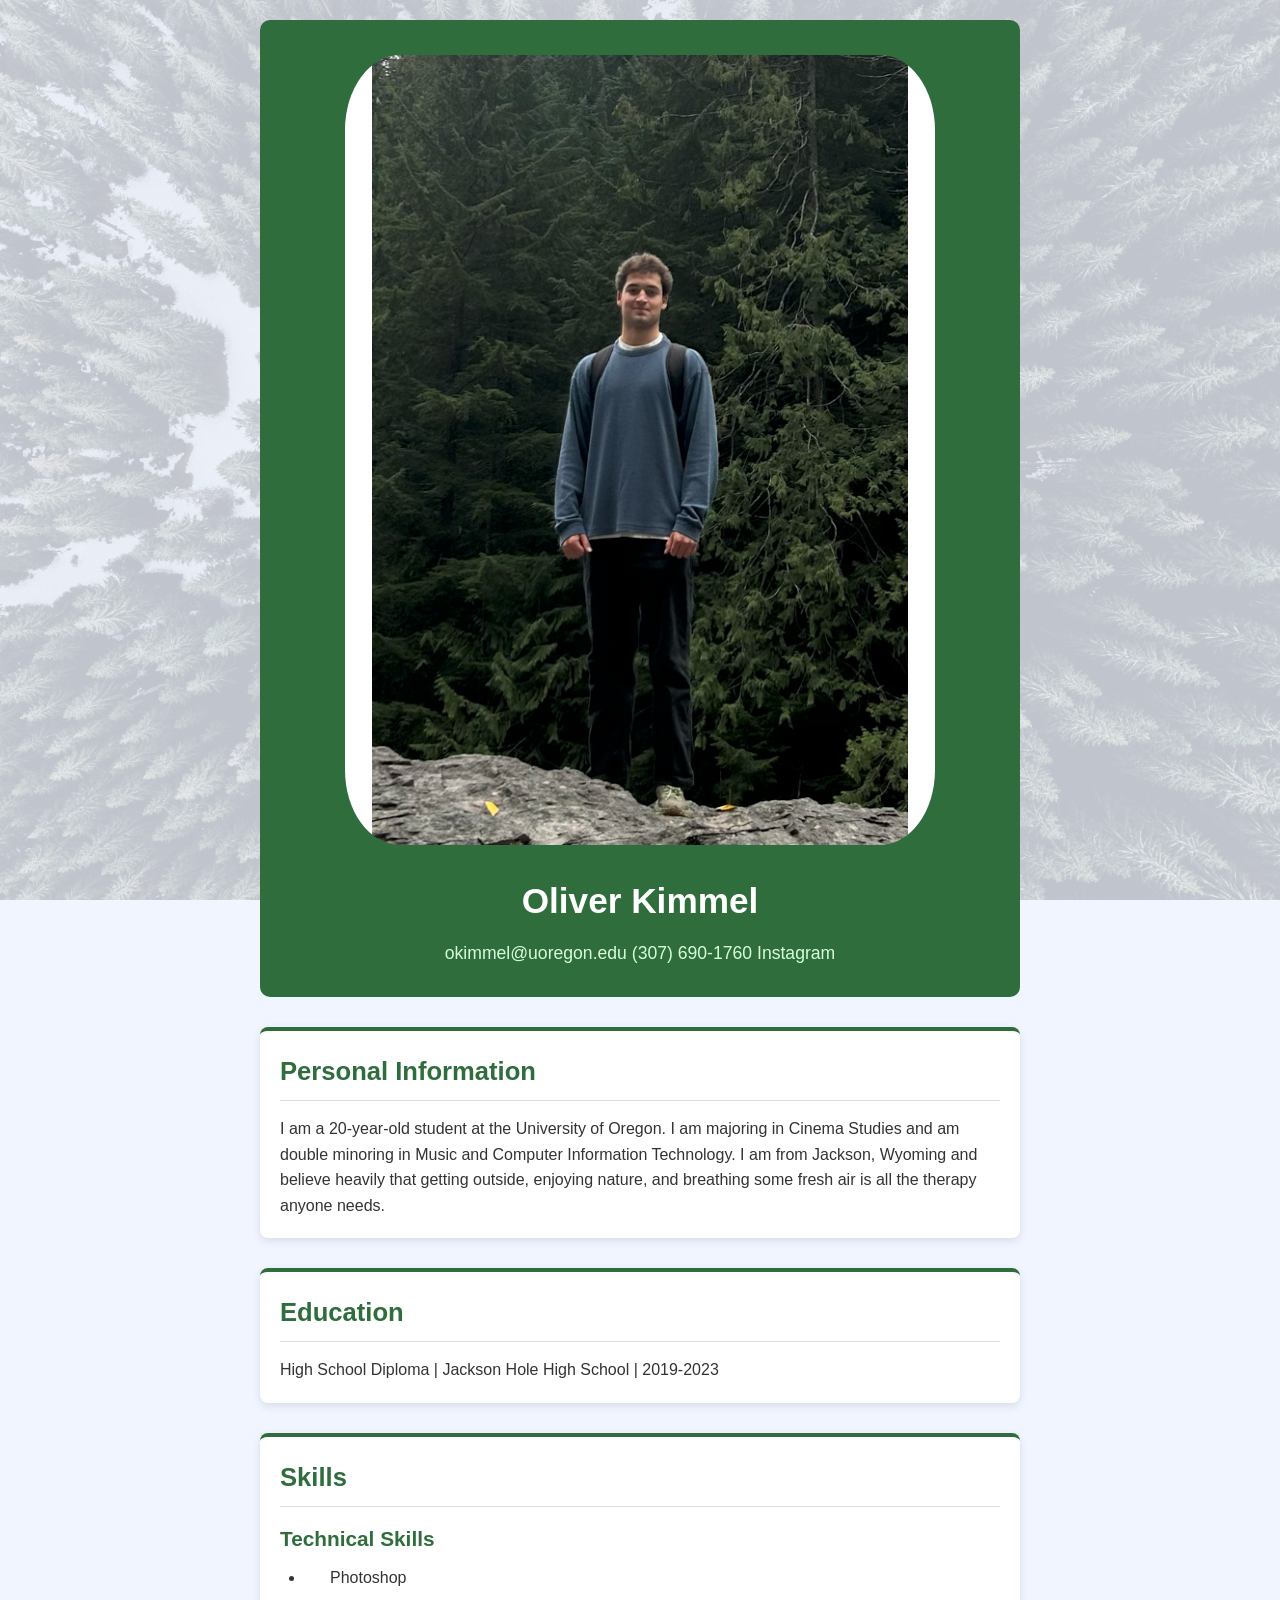
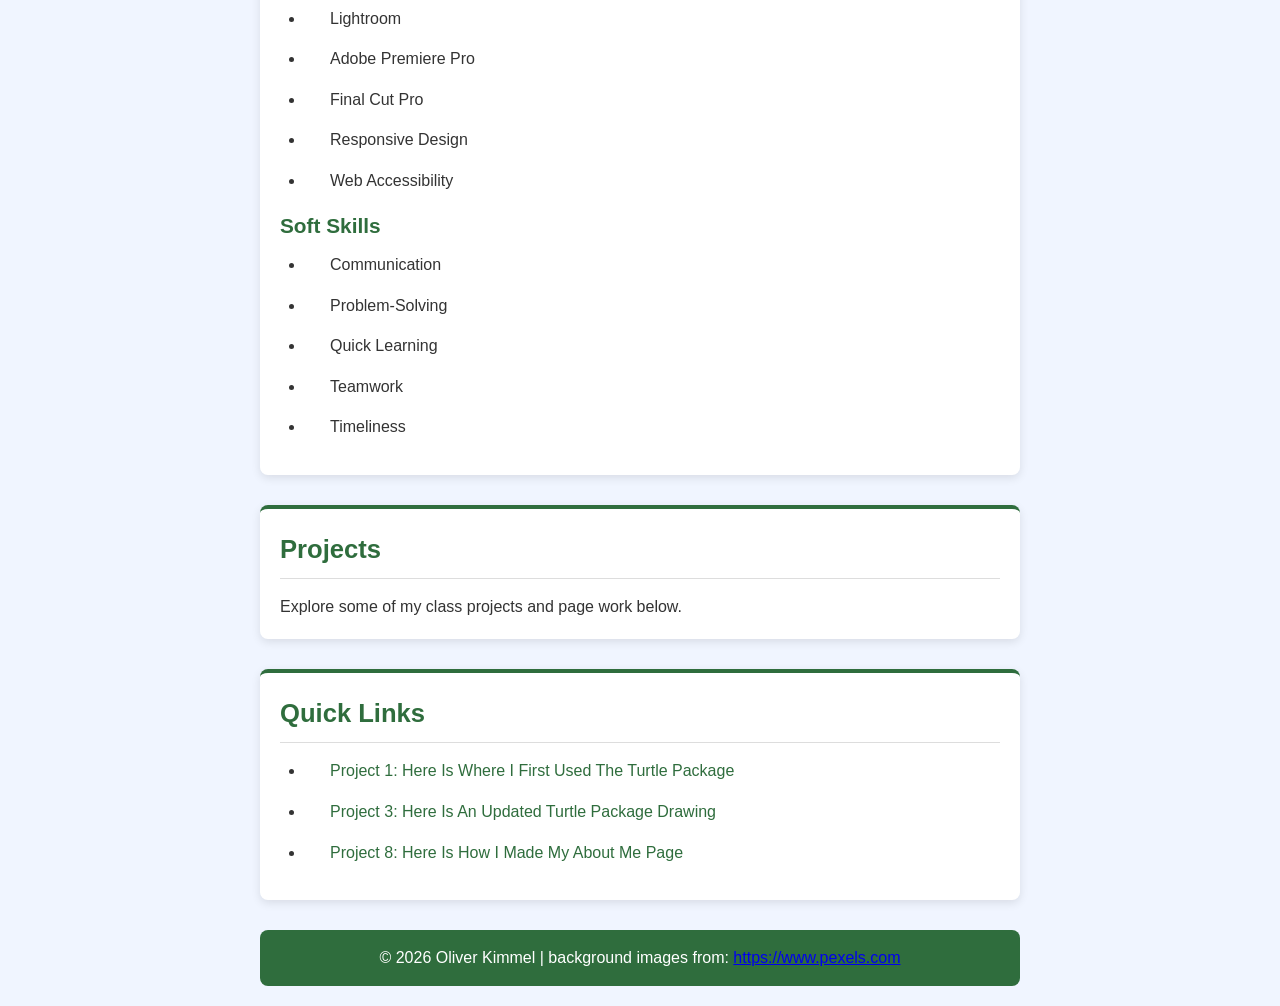
<file: index.html>
<!DOCTYPE html> 
<html lang="en">
    <head>
        <meta charset="UTF-8">
        <meta name="viewport" content="width=device-width, initial-scale=1.0">
        <title>Oliver Kimmel - About Me</title>
        <link rel="stylesheet" href="styles.css">
    </head>
    <body>
        <div class="container">
            <header>
                <div class="profile-pic">
                    <img src="profile-pic.png" alt="Oliver Kimmel profile" id="profile-image">
                </div>

                <h1>Oliver Kimmel</h1>
                <p>
                    <a href="mailto:okimmel@uoregon.edu" title="My Email">okimmel@uoregon.edu</a>
                    <a href="tel:3076901760" title="My Number">(307) 690-1760</a>
                    <a href="https://www.instagram.com/okimmelll/" title="My Instagram">Instagram</a>
                </p>
            </header>

            <main>
                <section>
                    <h2>Personal Information</h2>
                    <p>I am a 20-year-old student at the University of Oregon. I am majoring in Cinema Studies and am double minoring in Music and Computer Information Technology. I am from Jackson, Wyoming and believe heavily that getting outside, enjoying nature, and breathing some fresh air is all the therapy anyone needs.</p>
                </section>

                <section>
                    <h2>Education</h2>
                    <p>High School Diploma | Jackson Hole High School | 2019-2023</p>
                </section>

                <section>
                    <h2>Skills</h2>

                    <h3>Technical Skills</h3>
                    <ul>
                        <li>Photoshop</li>
                        <li>Lightroom</li>
                        <li>Adobe Premiere Pro</li>
                        <li>Final Cut Pro</li>
                        <li>Responsive Design</li>
                        <li>Web Accessibility</li>
                    </ul>

                    <h3>Soft Skills</h3>
                    <ul>
                        <li>Communication</li>
                        <li>Problem-Solving</li>
                        <li>Quick Learning</li>
                        <li>Teamwork</li>
                        <li>Timeliness</li>
                    </ul>
                </section>

                <section>
                    <h2>Projects</h2>
                    <p>Explore some of my class projects and page work below.</p>
                </section>

                <section class="links">
                    <h2>Quick Links</h2>
                    <ul class="link-list">
                        <li><a href="project1.html" title="Project 1: Here Is Where I First Used The Turtle Package">Project 1: Here Is Where I First Used The Turtle Package</a></li>
                        <li><a href="project3.html" title="Project 3: Here Is An Updated Turtle Package Drawing">Project 3: Here Is An Updated Turtle Package Drawing</a></li>
                        <li><a href="project8.html" title="Project 8: Here Is How I Made My About Me Page">Project 8: Here Is How I Made My About Me Page</a></li>
                    </ul>
                </section>
            </main>

            <footer>
                <p>&copy; 2026 Oliver Kimmel | background images from: <a href="https://www.pexels.com">https://www.pexels.com</a></p>
            </footer>
        </div>
    </body>
</html>
</file>
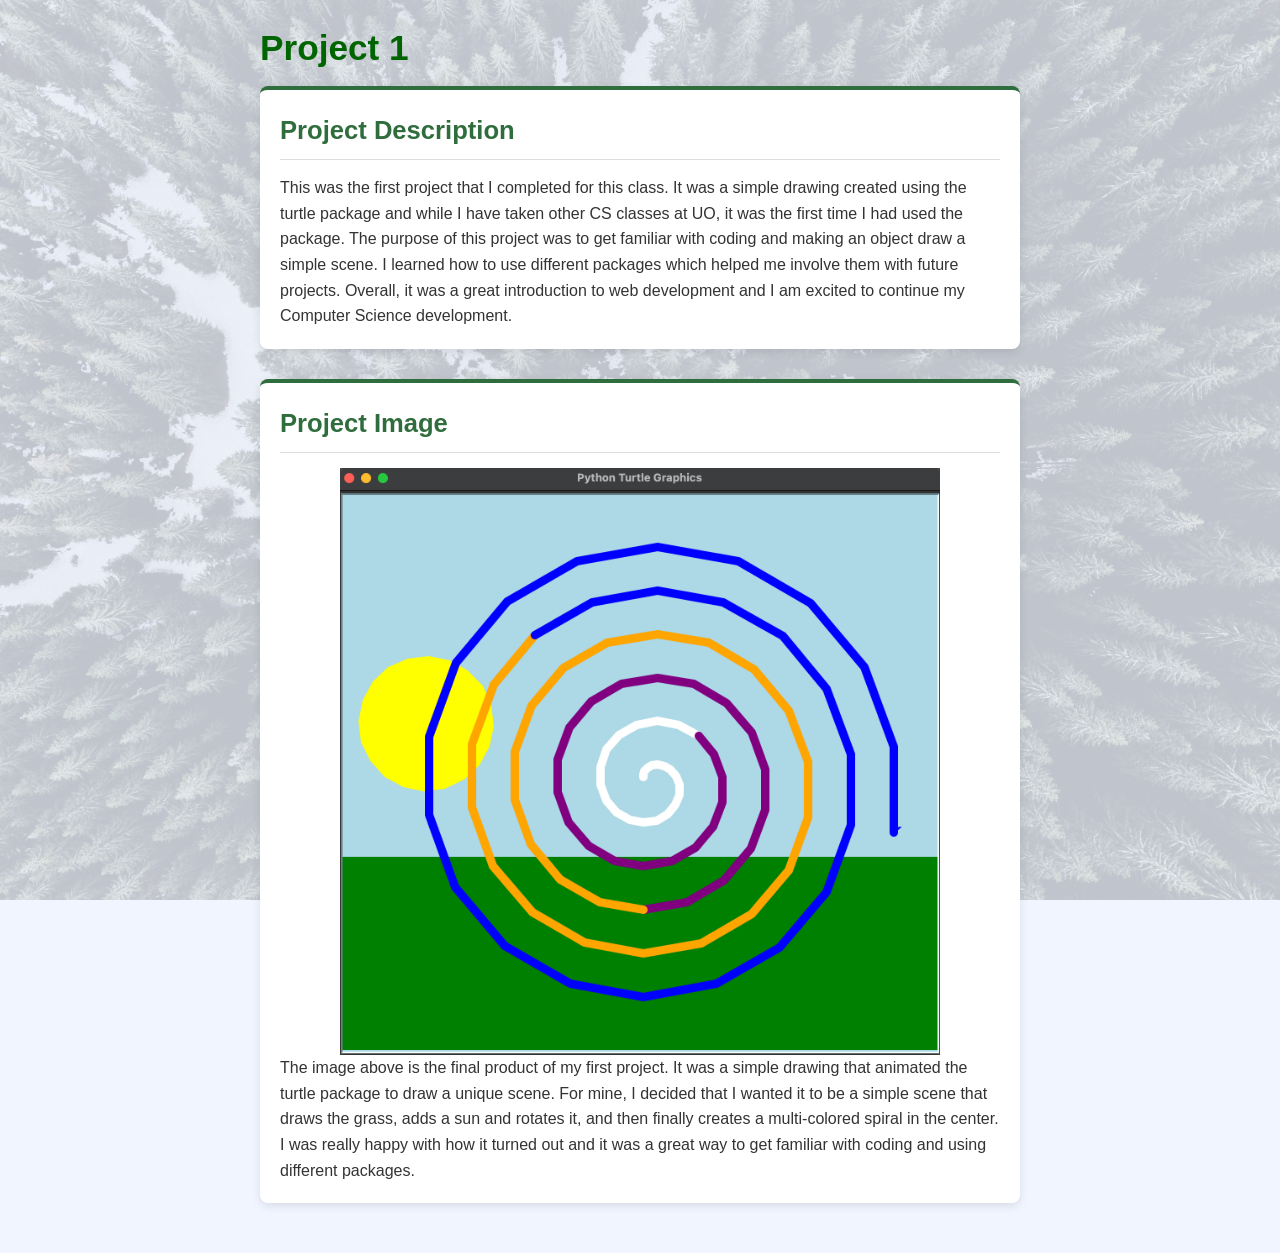
<file: project1.html>
<!DOCTYPE html>
<html lang="en">
    <head>
        <meta charset="UTF-8">
        <meta name="viewport" content="width=device-width, initial-scale=1.0">
        <title>Project 1</title>
        <link rel="stylesheet" href="styles.css">
    </head>
    <body>
        <h1 id="project1-title">Project 1</h1>
    
        <section>
            <h2>Project Description</h2>
            <p>
            This was the first project that I completed for this class. It was a simple drawing created using the turtle package and while I have taken other CS classes at UO, it was the first time I had used the package. The purpose of this project was to get familiar with coding and making an object draw a simple scene. I learned how to use different packages which helped me involve them with future projects. Overall, it was a great introduction to web development and I am excited to continue my Computer Science development.    
            </p>
        </section>
    
        <section>
            <h2>Project Image</h2>
            <img src="project1.png" alt="Project image" id="project1-image">
            <p>
            The image above is the final product of my first project. It was a simple drawing that animated the turtle package to draw a unique scene. For mine, I decided that I wanted it to be a simple scene that draws the grass, adds a sun and rotates it, and then finally creates a multi-colored spiral in the center. I was really happy with how it turned out and it was a great way to get familiar with coding and using different packages.
            </p>
        </section>
    </body>
</html>
</file>
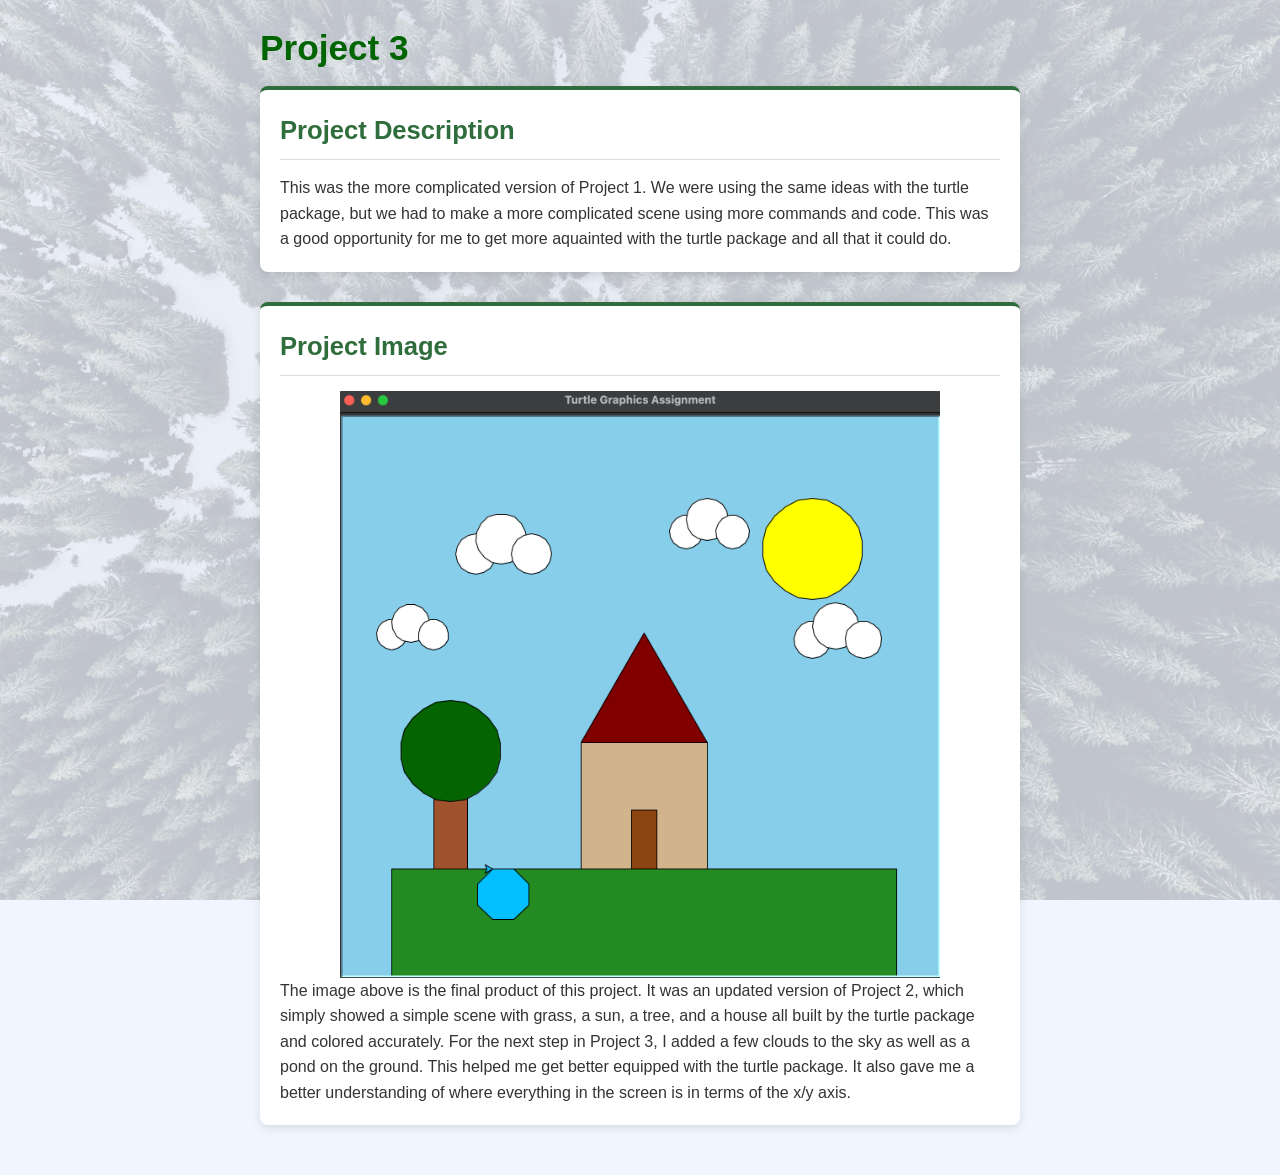
<file: project3.html>
<!DOCTYPE html>
<html lang="en">
    <head>
        <meta charset="UTF-8">
        <meta name="viewport" content="width=device-width, initial-scale=1.0">
        <title>Project 3</title>
        <link rel="stylesheet" href="styles.css">
    </head>
    <body>
        <h1 id="project3-title">Project 3</h1>
    
        <section>
            <h2>Project Description</h2>
            <p>
            This was the more complicated version of Project 1. We were using the same ideas with the turtle package, but we had to make a more complicated scene using more commands and code. This was a good opportunity for me to get more aquainted with the turtle package and all that it could do. 
            </p>
        </section>
    
        <section>
            <h2>Project Image</h2>
            <img src="project3.png" alt="Project image" id="project3-image">
            <p>
            The image above is the final product of this project. It was an updated version of Project 2, which simply showed a simple scene with grass, a sun, a tree, and a house all built by the turtle package and colored accurately. For the next step in Project 3, I added a few clouds to the sky as well as a pond on the ground. This helped me get better equipped with the turtle package. It also gave me a better understanding of where everything in the screen is in terms of the x/y axis.
            </p>
        </section>
    </body>
</html>
</file>
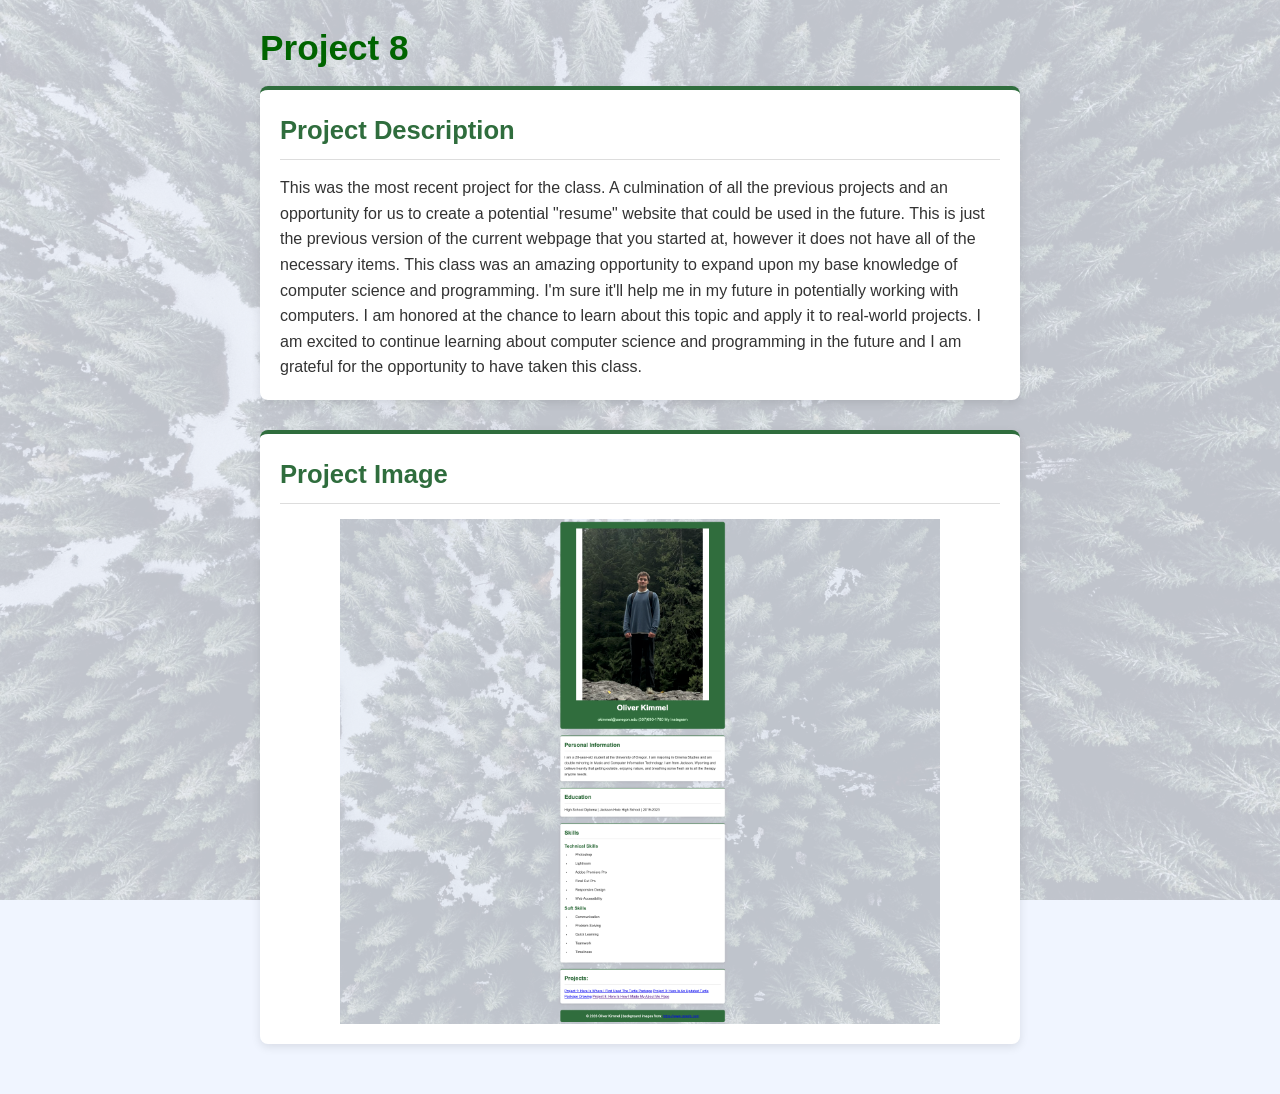
<file: project8.html>
<!DOCTYPE html>
<html lang="en">
    <head>
        <meta charset="UTF-8">
        <meta name="viewport" content="width=device-width, initial-scale=1.0">
        <title>Project 8</title>
        <link rel="stylesheet" href="styles.css">
    </head>
    <body>
        <h1 id="project8-title">Project 8</h1>
    
        <section>
            <h2>Project Description</h2>
            <p>
            This was the most recent project for the class. A culmination of all the previous projects and an opportunity for us to create a potential "resume" website that could be used in the future. This is just the previous version of the current webpage that you started at, however it does not have all of the necessary items. This class was an amazing opportunity to expand upon my base knowledge of computer science and programming. I'm sure it'll help me in my future in potentially working with computers. I am honored at the chance to learn about this topic and apply it to real-world projects. I am excited to continue learning about computer science and programming in the future and I am grateful for the opportunity to have taken this class.
        </section>
    
        <section>
            <h2>Project Image</h2>
            <img src="project8.png" alt="Project image" id="project8-image">
        </section>
    </body>
</html>
</file>
<file: styles.css>
*{
    margin: 0;
    padding: 0;
    box-sizing: border-box;
}

body{
    font-family: Arial, sans-serif;
    line-height: 1.6;
    color: #333;
    max-width: 800px;
    margin: 0 auto;
    padding: 20px;
    position: relative;
    background-color: #f0f5ff;
}

body:before{
    content: "";
    position: fixed;
    top: 0;
    left: 0;
    width: 100%;
    height: 100%;
    background-image: url('backgroundimage.jpg');
    background-size: cover;
    background-position: center;
    opacity: 0.2;
    z-index: -1;
}

header{
    text-align: center;
    margin-bottom: 30px;
    background-color: #2f6d3d;
    color: white;
    padding: 30px;
    border-radius: 10px;
}

#profile-image {
    width: 600px;
    height: 800px; 
    border: 5px solid #2f6d3d;
    margin-bottom: 15px;
    border-radius: 10%;
}

#project1-image {
    max-width: 600px;
    width: 100%;
    height: auto;
    display: block;
    margin: 0 auto;
}

#project3-image {
    max-width: 600px;
    width: 100%;
    height: auto;
    display: block;
    margin: 0 auto;
}

#project8-image {
    max-width: 600px;
    width: 100%;
    height: auto;
    display: block;
    margin: 0 auto;
}

#project1-image {
    max-width: 600px;
    width: 100%;
    height: auto;
    display: block;
    margin: 0 auto;
}

h1 {
    color: white;
    margin-bottom: 10px;
    font-size: 2.2rem;
}

hr {
    border: none;
    height: 2px;
    background-color:#2f6d3d ;
    margin: 15px 0;
}

header p {
    font-size: 1.1rem;
}

header a {
    color: #d6fed9;
    text-decoration: none;
    transition: color 0.3s;
}

header a:hover {
    color: white;
    text-decoration: underline;
}

main a {
    color:#2f6d3d;
    text-decoration: none;
    transition: color 0.3;
}

main a:hover {
    color: #1b3a20;
    text-decoration: underline;
}

section {
    margin-bottom: 30px;
    padding: 20px;
    background-color:white;
    border-radius: 8px;
    box-shadow: 0 3px 10px rgba(0,0,0, 0.1);
    border-top: 4px solid #2f6d3d;
}

h2 {
    color:#2f6d3d;
    margin-bottom: 15px;
    border-bottom: 1px solid #dddddd;
    padding-bottom: 8px;
    font-size: 1.6rem;
}

h3 {
    color:#2f6d3d;
    margin: 15px 0 10px 0;
    font-size: 1.3rem;
}

ul, ol {
    padding-left:25px;
    margin-bottom: 15px;
}

ul, li {
    padding-left: 25px;
    margin-bottom: 15px;
}

section section {
    box-shadow: none;
    margin-bottom: 15px;
    padding: 15px;
    background-color: #f9f7ff;
    border-top: none;
    border-left: 3px solid #2f6d3d;
}

footer {
    text-align: center;
    margin-top: 30px;
    padding: 15px;
    background-color:#2f6d3d;
    color: white;
    border-radius: 8px;
}

#project8-title {
    color: darkgreen;
}

#project3-title {
    color: darkgreen;
}

#project1-title {
    color: darkgreen;
}
</file>
